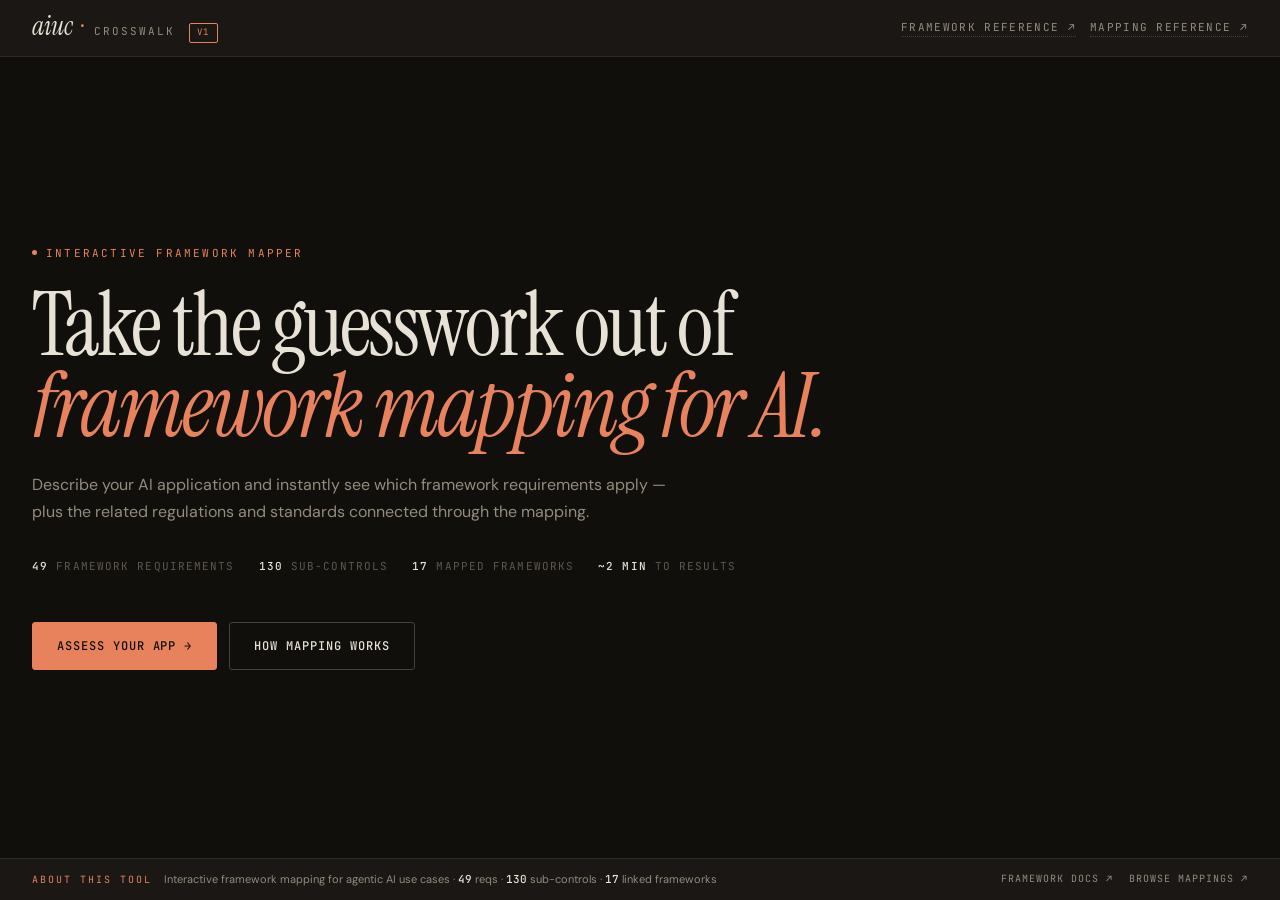
<file: index.html>
<!DOCTYPE html>
<html lang="en">
<head>
<meta charset="UTF-8" />
<meta name="viewport" content="width=device-width, initial-scale=1.0" />
<title>Interactive Framework Mapper</title>
<meta name="description" content="Take the guesswork out of framework mapping for AI." />
<link rel="preconnect" href="https://fonts.googleapis.com" />
<link rel="preconnect" href="https://fonts.gstatic.com" crossorigin />
<link href="https://fonts.googleapis.com/css2?family=Instrument+Serif:ital@0;1&family=JetBrains+Mono:wght@300;400;500;600;700&family=DM+Sans:opsz,wght@9..40,300;9..40,400;9..40,500;9..40,600;9..40,700&display=optional" rel="stylesheet" />
<link rel="stylesheet" href="assets/css/main.css" />
</head>
<body data-page="landing">

<header class="cm-topbar">
  <div class="cm-shell cm-topbar-row">
    <div class="cm-brand" id="brand">
      <span class="logo">aiuc</span>
      <span class="product">Crosswalk</span>
      <span class="cm-pill-env">v1</span>
    </div>
    <div class="cm-top-actions">
      <a class="cm-top-link" href="https://www.aiuc-1.com" target="_blank" rel="noopener">Framework reference ↗</a>
      <a class="cm-top-link" href="https://www.aiuc-1.com/crosswalks" target="_blank" rel="noopener">Mapping reference ↗</a>
    </div>
  </div>
</header>

<main id="root">
  <section id="view-form">
    <div class="cm-shell cm-hero">
      <div class="cm-eyebrow"><span class="dot"></span>Interactive Framework Mapper</div>
      <h1>Take the guesswork out of <em>framework mapping for AI.</em></h1>

      <p class="lede">
        Describe your AI application and instantly see which framework
        requirements apply — plus the related regulations and standards
        connected through the mapping.
      </p>
      <div class="cm-hero-meta">
        <span class="stat"><span class="num">49</span> Framework requirements</span>
        <span class="stat"><span class="num">130</span> Sub-controls</span>
        <span class="stat"><span class="num">17</span> Mapped frameworks</span>
        <span class="stat"><span class="num">~2 min</span> to results</span>
      </div>
      <div class="cm-cta-row">
        <a class="btn primary lg" id="cta-start" href="assessment.html">Assess Your App →</a>
        <a class="btn lg" href="https://www.aiuc-1.com/crosswalks" target="_blank" rel="noopener">How mapping works</a>
      </div>
    </div>

  </section>
</main>

<footer class="cm-footer">
  <div class="cm-shell cm-footer-row">
    <div class="cm-footer-lhs">
      <span class="cm-footer-eyebrow">About this tool</span>
      <span class="cm-footer-tagline">Interactive framework mapping for agentic AI use cases · <b>49</b> reqs · <b>130</b> sub-controls · <b>17</b> linked frameworks</span>
    </div>
    <div class="cm-footer-rhs">
      <a href="https://www.aiuc-1.com" target="_blank" rel="noopener">Framework docs ↗</a>
      <a href="https://www.aiuc-1.com/crosswalks" target="_blank" rel="noopener">Browse mappings ↗</a>
    </div>
  </div>
</footer>

<script src="assets/js/01-dom.js" defer></script>
<script src="assets/js/02-data.js" defer></script>
<script src="assets/js/02a-data-requirements.js" defer></script>
<script src="assets/js/02b-data-crosswalks.js" defer></script>
<script src="assets/js/02c-data-recommendations.js" defer></script>
<script src="assets/js/02d-data-models.js" defer></script>
<script src="assets/js/02e-data-content.js" defer></script>
<script src="assets/js/03-state.js" defer></script>
<script src="assets/js/04-engine.js" defer></script>
<script src="assets/js/05-form.js" defer></script>
<script src="assets/js/06-tabs.js" defer></script>
<script src="assets/js/07-results.js" defer></script>
<script src="assets/js/08-boot.js" defer></script>

</body>
</html>
</file>
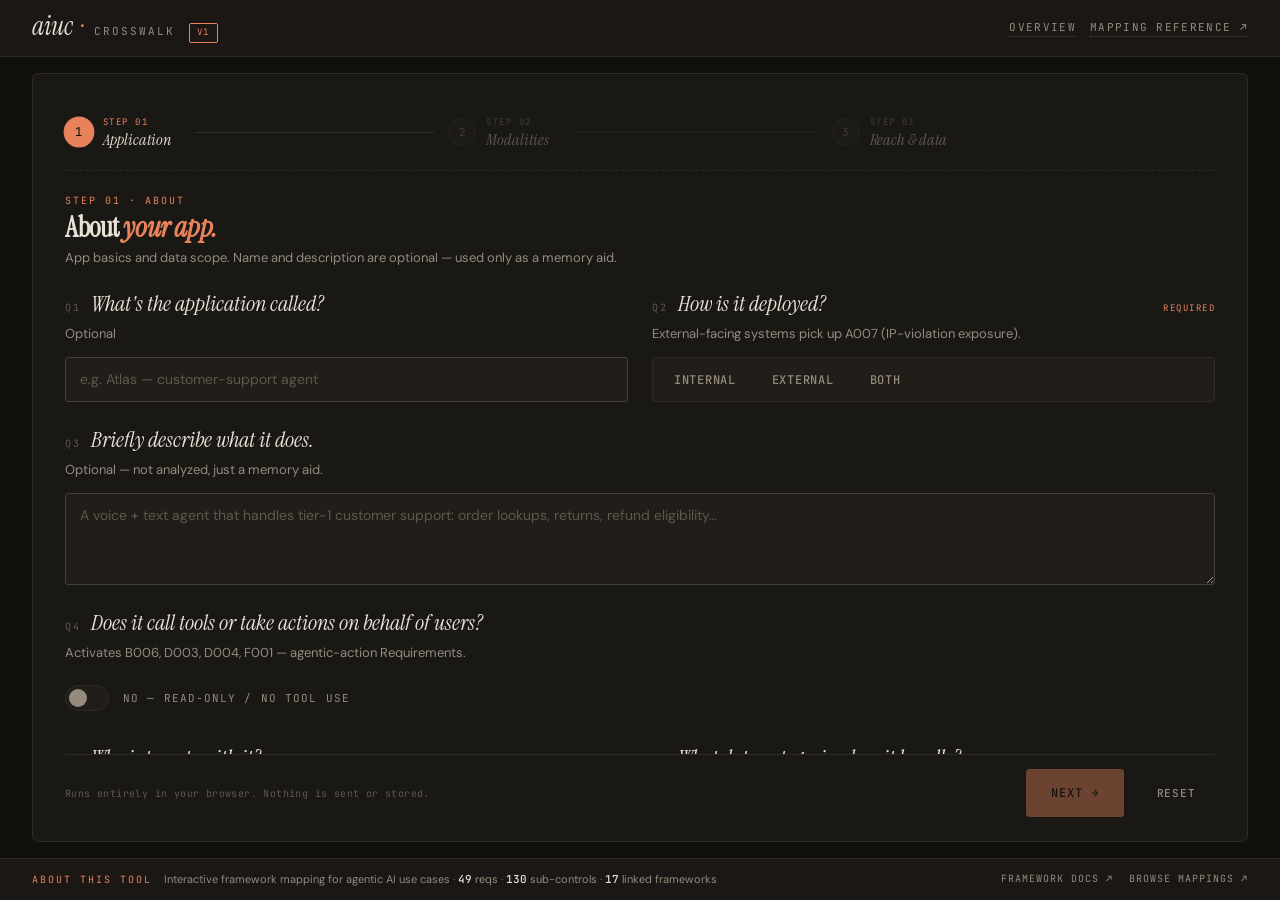
<file: assessment.html>
<!DOCTYPE html>
<html lang="en">
<head>
<meta charset="UTF-8" />
<meta name="viewport" content="width=device-width, initial-scale=1.0, interactive-widget=resizes-content" />
<title>Assess Your App · Framework Mapper</title>
<meta name="description" content="Take the guesswork out of framework mapping for AI." />
<link rel="preconnect" href="https://fonts.googleapis.com" />
<link rel="preconnect" href="https://fonts.gstatic.com" crossorigin />
<link href="https://fonts.googleapis.com/css2?family=Instrument+Serif:ital@0;1&family=JetBrains+Mono:wght@300;400;500;600;700&family=DM+Sans:opsz,wght@9..40,300;9..40,400;9..40,500;9..40,600;9..40,700&display=optional" rel="stylesheet" />
<link rel="stylesheet" href="assets/css/main.css" />
</head>
<body data-page="assessment">

<header class="cm-topbar">
  <div class="cm-shell cm-topbar-row">
    <div class="cm-brand" id="brand">
      <span class="logo">aiuc</span>
      <span class="product">Crosswalk</span>
      <span class="cm-pill-env">v1</span>
    </div>
    <div class="cm-top-actions">
      <a class="cm-top-link" href="index.html">Overview</a>
      <a class="cm-top-link" href="https://www.aiuc-1.com/crosswalks" target="_blank" rel="noopener">Mapping reference ↗</a>
    </div>
  </div>
</header>

<main id="root">
  <section id="view-form">
    <div class="cm-shell cm-hero">
      <div class="cm-eyebrow"><span class="dot"></span>Framework Mapping Assessment</div>
      <h1>Assess <em>your app.</em></h1>
      <p class="lede">
        Answer three short steps to map your AI app, use case, or agent.
      </p>
    </div>

    <div class="cm-shell cm-form-section" id="questionnaire">
      <form id="cm-form-card" class="cm-form-card">
        <div class="cm-stepper" id="cm-stepper">
          <div class="cm-step active" data-step="1">
            <div class="num">1</div>
            <div class="lbl"><div class="k">Step 01</div><div class="t">Application</div></div>
            <div class="joiner"></div>
          </div>
          <div class="cm-step" data-step="2">
            <div class="num">2</div>
            <div class="lbl"><div class="k">Step 02</div><div class="t">Modalities</div></div>
            <div class="joiner"></div>
          </div>
          <div class="cm-step" data-step="3">
            <div class="num">3</div>
            <div class="lbl"><div class="k">Step 03</div><div class="t">Reach &amp; data</div></div>
          </div>
        </div>

        <div id="cm-step-1" class="cm-step-pane active"></div>
        <div id="cm-step-2" class="cm-step-pane"></div>
        <div id="cm-step-3" class="cm-step-pane"></div>

        <div class="cm-wizard-footer">
          <span class="reassure" id="cm-reassure">Runs entirely in your browser. Nothing is sent or stored.</span>
          <button class="btn" type="button" id="btn-back">← Back</button>
          <button class="btn primary lg" type="button" id="btn-next">Next →</button>
          <button class="btn primary lg cm-hidden" type="button" id="cm-submit">See my coverage →</button>
          <button class="btn ghost" type="button" id="btn-reset">Reset</button>
        </div>
      </form>
    </div>
  </section>

  <section id="view-results" class="cm-hidden">
    <div class="cm-shell cm-results-section">
      <div class="cm-results-header">
        <div class="lhs">
          <div class="cm-result-eyebrow" id="cm-result-eyebrow"></div>
          <h1 class="cm-result-title" id="cm-result-title"></h1>
          <p class="cm-result-sub" id="cm-result-sub"></p>
        </div>
        <button class="cm-back-btn" type="button" id="btn-restart">← Try another app</button>
      </div>

      <nav class="cm-tabs" id="cm-tabs" role="tablist" aria-label="Results sections">
        <button class="cm-tab active" type="button" role="tab" id="tab-coverage" aria-selected="true" tabindex="0" data-tab="coverage"><span class="num">01</span>Coverage</button>
        <button class="cm-tab" type="button" role="tab" id="tab-requirements" aria-selected="false" tabindex="-1" data-tab="requirements"><span class="num">02</span>Requirements</button>
        <button class="cm-tab" type="button" role="tab" id="tab-crosswalks" aria-selected="false" tabindex="-1" data-tab="crosswalks"><span class="num">03</span>Crosswalks</button>
        <button class="cm-tab" type="button" role="tab" id="tab-checklist" aria-selected="false" tabindex="-1" data-tab="checklist"><span class="num">04</span>Checklist</button>
      </nav>

      <div class="cm-pane active" role="tabpanel" aria-labelledby="tab-coverage" data-pane="coverage">
        <div class="cm-section" id="cm-summary-section">
          <div class="cm-section-head">
            <div>
              <div class="cm-section-eyebrow">Risk snapshot</div>
              <h2 class="cm-section-title">Where your compliance risk concentrates</h2>
            </div>
            <div class="cm-section-meta" id="cm-risk-snapshot-meta"></div>
          </div>
          <div class="cm-dashboard">
            <div class="cm-risk-snapshot" id="cm-risk-snapshot"></div>
            <div class="cm-risk-bars" id="cm-risk-bars"></div>
            <div class="cm-top5" id="cm-top5"></div>
          </div>
        </div>

        <div class="cm-section">
          <div class="cm-section-head">
            <div>
              <div class="cm-section-eyebrow">Crosswalk matrix</div>
              <h2 class="cm-section-title">Mappings across 17 frameworks, by Principle</h2>
            </div>
            <div class="cm-section-meta" id="cm-matrix-meta"></div>
          </div>
          <div class="cm-matrix" id="cm-matrix"></div>
        </div>
      </div>

      <div class="cm-pane" role="tabpanel" aria-labelledby="tab-requirements" data-pane="requirements">
        <!-- one sticky element holding both filter bar and column-header row,
             so they pin together with no JS height-measurement involved. -->
        <div class="cm-req-sticky-head">
          <div class="cm-req-controls" id="cm-req-controls"></div>
          <div class="cm-req-thead-slot" id="cm-req-thead-slot"></div>
        </div>
        <div class="cm-req-list" id="cm-requirements"></div>
      </div>

      <div class="cm-pane" role="tabpanel" aria-labelledby="tab-crosswalks" data-pane="crosswalks">
        <div class="cm-glossary-controls" id="cm-gloss-controls"></div>
        <div class="cm-glossary" id="cm-glossary"></div>
      </div>

      <div class="cm-pane" role="tabpanel" aria-labelledby="tab-checklist" data-pane="checklist">
        <div class="cm-checklist-controls" id="cm-checklist-controls"></div>
        <div class="cm-checklist" id="cm-checklist"></div>
      </div>

    </div>
  </section>
</main>

<div class="cm-mx-modal-backdrop" id="cm-mx-modal-backdrop"></div>
<div class="cm-mx-modal" id="cm-mx-modal" role="dialog" aria-modal="true" aria-hidden="true">
  <div class="cm-mx-modal-content" id="cm-mx-modal-content"></div>
</div>

<footer class="cm-footer">
  <div class="cm-shell cm-footer-row">
    <div class="cm-footer-lhs">
      <span class="cm-footer-eyebrow">About this tool</span>
      <span class="cm-footer-tagline">Interactive framework mapping for agentic AI use cases · <b>49</b> reqs · <b>130</b> sub-controls · <b>17</b> linked frameworks</span>
    </div>
    <div class="cm-footer-rhs">
      <a href="https://www.aiuc-1.com" target="_blank" rel="noopener">Framework docs ↗</a>
      <a href="https://www.aiuc-1.com/crosswalks" target="_blank" rel="noopener">Browse mappings ↗</a>
    </div>
  </div>
</footer>

<script src="assets/js/01-dom.js" defer></script>
<script src="assets/js/02-data.js" defer></script>
<script src="assets/js/02a-data-requirements.js" defer></script>
<script src="assets/js/02b-data-crosswalks.js" defer></script>
<script src="assets/js/02c-data-recommendations.js" defer></script>
<script src="assets/js/02d-data-models.js" defer></script>
<script src="assets/js/02e-data-content.js" defer></script>
<script src="assets/js/03-state.js" defer></script>
<script src="assets/js/04-engine.js" defer></script>
<script src="assets/js/05-form.js" defer></script>
<script src="assets/js/06-tabs.js" defer></script>
<script src="assets/js/07-results.js" defer></script>
<script src="assets/js/09-requirements.js" defer></script>
<script src="assets/js/10-checklist.js" defer></script>
<script src="assets/js/08-boot.js" defer></script>

</body>
</html>
</file>
<file: assets/css/main.css>
@import url("./01-base.css");
@import url("./02-layout.css");
@import url("./03-controls.css");
@import url("./04-results.css");
@import url("./05-matrix.css");
@import url("./06-glossary.css");
@import url("./07-about-footer.css");
@import url("./08-wizard.css");
@import url("./09-responsive.css");
@import url("./10-requirements.css");
@import url("./11-checklist.css");
</file>
